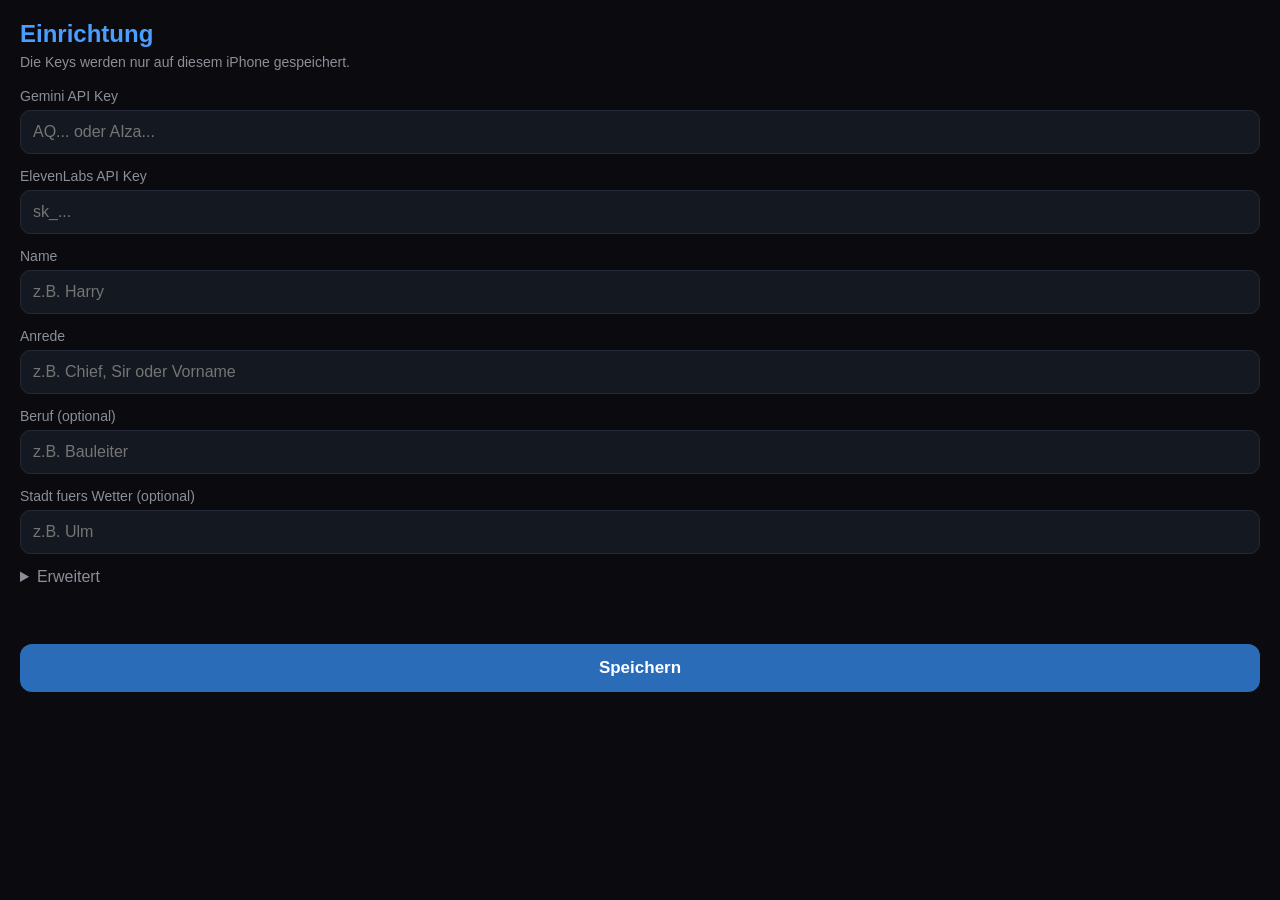
<file: index.html>
<!DOCTYPE html>
<html lang="de">
<head>
    <meta charset="UTF-8">
    <meta name="viewport" content="width=device-width, initial-scale=1, viewport-fit=cover, user-scalable=no">
    <title>Jarvis</title>
    <meta name="apple-mobile-web-app-capable" content="yes">
    <meta name="mobile-web-app-capable" content="yes">
    <meta name="apple-mobile-web-app-status-bar-style" content="black-translucent">
    <meta name="apple-mobile-web-app-title" content="Jarvis">
    <meta name="theme-color" content="#0a0a0f">
    <link rel="apple-touch-icon" href="icon-180.png">
    <link rel="icon" href="icon-192.png">
    <link rel="manifest" href="manifest.webmanifest">
    <link rel="stylesheet" href="style.css">
</head>
<body>
    <header>
        <h1>J.A.R.V.I.S.</h1>
        <button id="settings-btn" aria-label="Einstellungen">⚙</button>
    </header>

    <main id="main">
        <div id="orb-wrap">
            <div id="orb" class="idle"></div>
        </div>
        <div id="status">Tippe auf den Kreis, um Jarvis zu starten.</div>
        <div id="transcript"></div>
        <form id="text-form" autocomplete="off">
            <button id="mic-btn" type="button" class="off" aria-label="Mikrofon einschalten">
                <svg viewBox="0 0 24 24" width="22" height="22" fill="none" stroke="currentColor"
                     stroke-width="2" stroke-linecap="round" stroke-linejoin="round" aria-hidden="true">
                    <rect x="9" y="2" width="6" height="12" rx="3"></rect>
                    <path d="M5 10v1a7 7 0 0 0 14 0v-1"></path>
                    <line x1="12" y1="18" x2="12" y2="22"></line>
                    <line class="slash" x1="3" y1="3" x2="21" y2="21"></line>
                </svg>
            </button>
            <input id="text-input" type="text" placeholder="Oder hier schreiben..." enterkeyhint="send">
            <button type="submit" aria-label="Senden">➤</button>
        </form>
    </main>

    <section id="settings" hidden>
        <h2>Einrichtung</h2>
        <p class="hint">Die Keys werden nur auf diesem iPhone gespeichert.</p>
        <label>Gemini API Key
            <input id="s-gemini" type="password" autocomplete="off" placeholder="AQ... oder AIza...">
        </label>
        <label>ElevenLabs API Key
            <input id="s-eleven" type="password" autocomplete="off" placeholder="sk_...">
        </label>
        <label>Name <input id="s-name" type="text" placeholder="z.B. Harry"></label>
        <label>Anrede <input id="s-address" type="text" placeholder="z.B. Chief, Sir oder Vorname"></label>
        <label>Beruf (optional) <input id="s-role" type="text" placeholder="z.B. Bauleiter"></label>
        <label>Stadt fuers Wetter (optional) <input id="s-city" type="text" placeholder="z.B. Ulm"></label>
        <details>
            <summary>Erweitert</summary>
            <label>Gemini Modell <input id="s-model" type="text"></label>
            <label>ElevenLabs Voice ID <input id="s-voice" type="text"></label>
        </details>
        <p id="settings-error"></p>
        <button id="save-btn">Speichern</button>
    </section>

    <script src="app.js"></script>
</body>
</html>
</file>
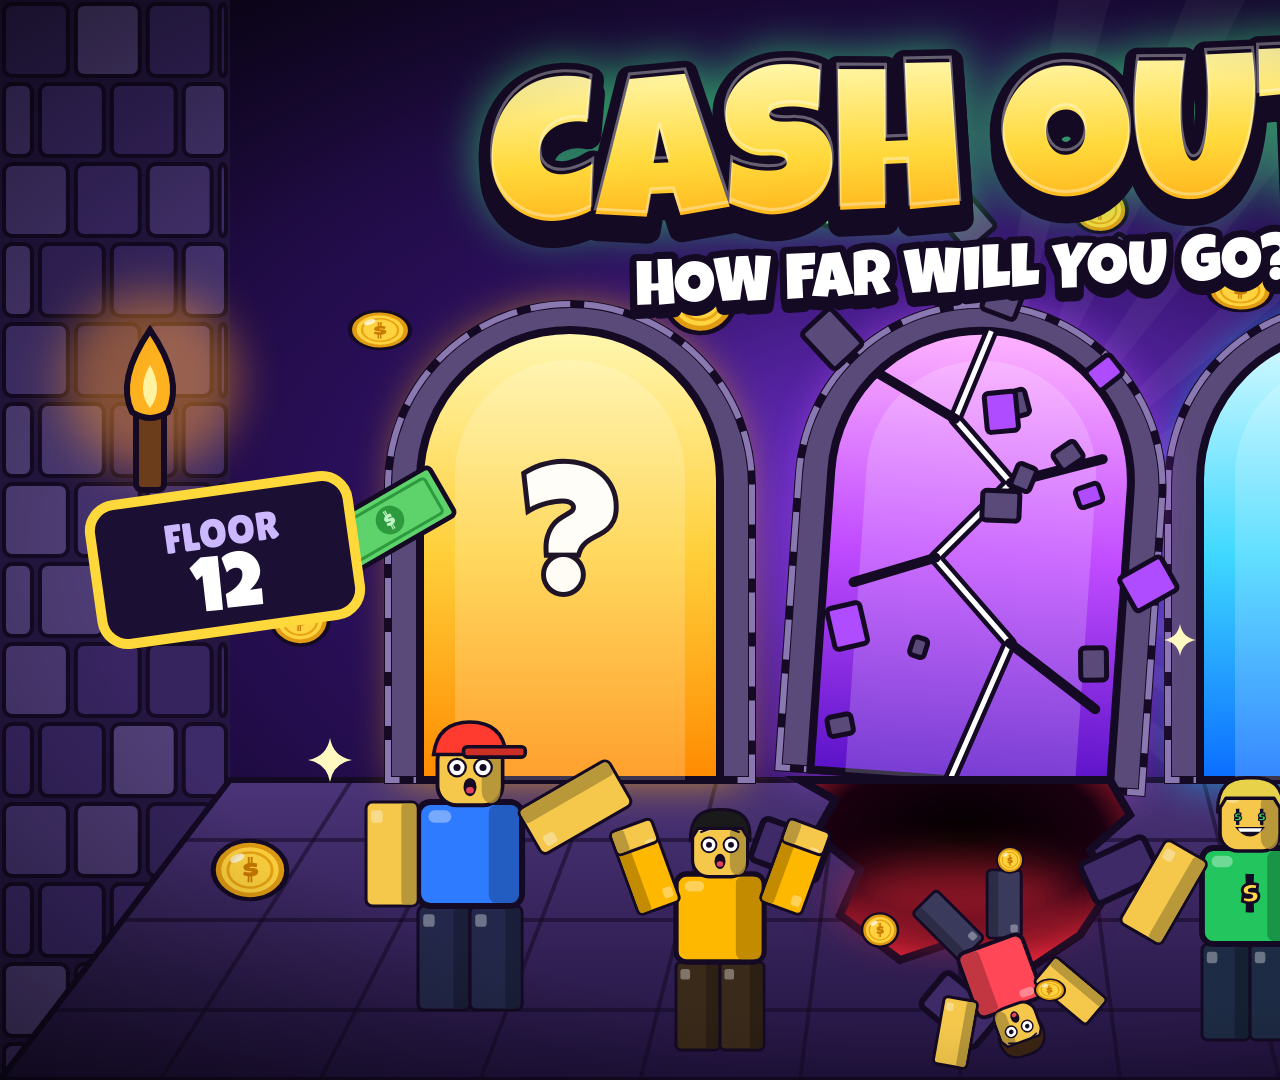
<file: thumbnails/cash-out/source/thumb_a.html>
<!doctype html>
<html><head><meta charset="utf-8">
<style>
@font-face { font-family: Luckiest; src: url(luckiest.ttf); }
@font-face { font-family: Lilita; src: url(lilita.ttf); }
html, body { margin: 0; width: 1920px; height: 1080px; overflow: hidden; background: #0a0518; }
#stage { position: relative; width: 1920px; height: 1080px; }
svg { position: absolute; inset: 0; }
.t { position: absolute; font-family: Luckiest; paint-order: stroke fill; white-space: nowrap; }
#title { left: 0; right: 0; top: 18px; text-align: center; font-size: 200px; line-height: 1;
  color: #ffd93b; -webkit-text-stroke: 22px #140a24; transform: rotate(-2.5deg);
  background: linear-gradient(#fff6a8 0%, #ffd93b 40%, #ff9d00 100%); -webkit-background-clip: text; background-clip: text; -webkit-text-fill-color: transparent;
  filter: drop-shadow(0 12px 0 #140a24) drop-shadow(0 0 40px rgba(60,255,120,.75)); }
#sub { left: 0; right: 0; top: 232px; text-align: center; font-size: 62px; color: #fff; -webkit-text-stroke: 12px #140a24;
  transform: rotate(-2.5deg); filter: drop-shadow(0 6px 0 #140a24); letter-spacing: 1px; }
</style></head>
<body><div id="stage"><svg id="s" width="1920" height="1080" viewBox="0 0 1920 1080"></svg>
</div>
<script src="common.js"></script>
<script>
const R = rng(7);
let g = `<defs>
  <radialGradient id="bg" cx="50%" cy="48%" r="70%"><stop offset="0" stop-color="#7a35e0"/><stop offset=".45" stop-color="#2a0f5a"/><stop offset="1" stop-color="#090414"/></radialGradient>
  <linearGradient id="gGold" x1="0" y1="0" x2="0" y2="1"><stop offset="0" stop-color="#fff7b0"/><stop offset=".5" stop-color="#ffcf3a"/><stop offset="1" stop-color="#ff8a00"/></linearGradient>
  <linearGradient id="gPurp" x1="0" y1="0" x2="0" y2="1"><stop offset="0" stop-color="#ffb3ff"/><stop offset=".5" stop-color="#c04bff"/><stop offset="1" stop-color="#5a12c8"/></linearGradient>
  <linearGradient id="gCyan" x1="0" y1="0" x2="0" y2="1"><stop offset="0" stop-color="#d8fbff"/><stop offset=".5" stop-color="#3fd8ff"/><stop offset="1" stop-color="#0a6cff"/></linearGradient>
  <radialGradient id="abyss" cx="50%" cy="30%" r="70%"><stop offset="0" stop-color="#000"/><stop offset=".6" stop-color="#1a0010"/><stop offset="1" stop-color="#ff2a3d"/></radialGradient>
  <linearGradient id="floor" x1="0" y1="0" x2="0" y2="1"><stop offset="0" stop-color="#4b3478"/><stop offset="1" stop-color="#20123c"/></linearGradient>
  <linearGradient id="btn" x1="0" y1="0" x2="0" y2="1"><stop offset="0" stop-color="#8dff7a"/><stop offset=".55" stop-color="#22c93c"/><stop offset="1" stop-color="#0d8a2a"/></linearGradient>
  <filter id="glow" x="-50%" y="-50%" width="200%" height="200%"><feGaussianBlur stdDeviation="22"/></filter>
  <filter id="soft" x="-50%" y="-50%" width="200%" height="200%"><feGaussianBlur stdDeviation="6"/></filter>
</defs>
<rect width="1920" height="1080" fill="url(#bg)"/>`;

// Light rays from the gates
for (let i = 0; i < 14; i++) {
  const a = -80 + i * 12;
  g += `<path d="M960,560 L${960 + Math.cos(a * Math.PI / 180) * 1800},${560 + Math.sin(a * Math.PI / 180) * 1800} L${960 + Math.cos((a + 5) * Math.PI / 180) * 1800},${560 + Math.sin((a + 5) * Math.PI / 180) * 1800}Z" fill="#fff" opacity="0.045"/>`;
}

// Tower walls (stone bricks) left and right
function wall(x0, x1, flip) {
  let s = `<path d="M${x0},0 L${x1},0 L${x1},780 L${x0},1080 Z" fill="#241640"/>`;
  for (let row = 0; row < 14; row++) {
    const y = row * 80;
    for (let c = 0; c < 4; c++) {
      const w = (x1 - x0) / 3.2;
      const bx = x0 + (c - (row % 2) * 0.5) * w;
      if (bx > x1 || bx + w < x0) continue;
      s += `<rect x="${Math.max(x0, bx) + 4}" y="${y + 4}" width="${Math.min(x1, bx + w) - Math.max(x0, bx) - 8}" height="72" rx="8" fill="${shade('#3a2766', (R() - 0.5) * 0.25)}" stroke="#140a24" stroke-width="4"/>`;
    }
  }
  return s;
}
g += `<g>${wall(0, 230)}</g><g transform="translate(1920 0) scale(-1 1)">${wall(0, 230)}</g>`;
// Torches on walls
[[150, 420], [1770, 420]].forEach(([x, y]) => {
  g += `<circle cx="${x}" cy="${y - 40}" r="90" fill="#ff9a2a" opacity=".45" filter="url(#glow)"/>
  <rect x="${x - 14}" y="${y - 10}" width="28" height="80" rx="6" fill="#6b3d1a" stroke="${OUT}" stroke-width="6"/>
  <path d="M${x},${y - 90} Q${x + 34},${y - 40} ${x + 18},${y - 8} Q${x},${y + 4} ${x - 18},${y - 8} Q${x - 34},${y - 40} ${x},${y - 90}Z" fill="#ffb21f" stroke="${OUT}" stroke-width="6"/>
  <path d="M${x},${y - 55} Q${x + 14},${y - 30} ${x},${y - 12} Q${x - 14},${y - 30} ${x},${y - 55}Z" fill="#fff3a0"/>`;
});

// Floor
g += `<path d="M0,1080 L230,780 L1690,780 L1920,1080Z" fill="url(#floor)" stroke="${OUT}" stroke-width="6"/>`;
for (let i = 0; i <= 12; i++) { const xt = 230 + i * 1460 / 12, xb = i * 1920 / 12; g += `<line x1="${xt}" y1="780" x2="${xb}" y2="1080" stroke="#140a24" stroke-width="4" opacity=".55"/>`; }
[840, 920, 1010].forEach(y => { const k = (y - 780) / 300; g += `<line x1="${230 - 230 * k}" y1="${y}" x2="${1690 + 230 * k}" y2="${y}" stroke="#140a24" stroke-width="4" opacity=".55"/>`; });

// Gates
function archPath(cx, top, w, h) {
  const r = w / 2;
  return `M${cx - r},${top + h} L${cx - r},${top + r} A${r},${r} 0 0 1 ${cx + r},${top + r} L${cx + r},${top + h} Z`;
}
function gate(cx, grad, glowCol, label) {
  const top = 330, w = 300, h = 450;
  return `<path d="${archPath(cx, top, w + 40, h + 20)}" transform="translate(0 -20)" fill="${glowCol}" opacity=".7" filter="url(#glow)"/>
  <path d="${archPath(cx, top - 26, w + 64, h + 26)}" fill="#5a4a7a" stroke="${OUT}" stroke-width="8"/>
  <path d="${archPath(cx, top - 26, w + 64, h + 26)}" fill="none" stroke="#8a78b0" stroke-width="6" stroke-dasharray="40 14" transform="scale(1)"/>
  <path d="${archPath(cx, top, w, h)}" fill="url(#${grad})" stroke="${OUT}" stroke-width="8"/>
  <path d="${archPath(cx, top + 30, w - 70, h - 30)}" fill="#fff" opacity=".18"/>
  <text x="${cx}" y="${top + 255}" font-family="Luckiest" font-size="170" text-anchor="middle" fill="#fff" stroke="${OUT}" stroke-width="10" paint-order="stroke" opacity=".95">${label}</text>`;
}
g += gate(570, 'gGold', '#ffb400', '?');
g += gate(1350, 'gCyan', '#00c8ff', '?');

// Middle gate: breaking apart
const mg = gate(960, 'gPurp', '#c050ff', '');
g += `<g transform="rotate(4 960 780)">${mg}
  <path d="M960,330 L930,420 L990,480 L920,560 L1000,640 L950,780" fill="none" stroke="${OUT}" stroke-width="14" stroke-linejoin="round"/>
  <path d="M960,330 L930,420 L990,480 L920,560 L1000,640 L950,780" fill="none" stroke="#fff" stroke-width="5" stroke-linejoin="round"/>
  <path d="M990,480 L1080,450 M920,560 L840,590 M1000,640 L1090,700 M930,420 L850,380" fill="none" stroke="${OUT}" stroke-width="10" stroke-linecap="round"/>
</g>`;
// Flying chunks from the middle gate
for (let i = 0; i < 16; i++) {
  const x = 820 + R() * 300, y = 250 + R() * 520, s = 18 + R() * 34, rot = R() * 360;
  g += `<rect x="${x}" y="${y}" width="${s}" height="${s * 0.8}" rx="4" fill="${R() > .5 ? '#5a4a7a' : '#b04cff'}" stroke="${OUT}" stroke-width="5" transform="rotate(${rot} ${x} ${y})"/>`;
}

// Abyss hole in the floor under the middle gate
g += `<path d="M800,780 L835,800 L815,835 L860,870 L840,915 L900,960 L960,940 L1020,975 L1080,935 L1110,890 L1090,850 L1130,815 L1110,780 Z" fill="url(#abyss)" stroke="${OUT}" stroke-width="8"/>`;
g += `<ellipse cx="960" cy="900" rx="120" ry="40" fill="#ff2a3d" opacity=".5" filter="url(#glow)"/>`;
// Falling floor tiles
[[790, 850, 20], [1120, 870, -25], [960, 1010, 40]].forEach(([x, y, r]) => g += `<rect x="${x - 35}" y="${y - 22}" width="70" height="44" rx="6" fill="#3e2a66" stroke="${OUT}" stroke-width="6" transform="rotate(${r} ${x} ${y})"/>`);

// Falling avatar (in the hole)
g += avatar(965, 880, 34, { shirt: '#ff4757', pants: '#3a3a5c', face: 'shock', la: 150, ra: -150, ll: 20, rl: -25, rot: 160, hair: '#3b2414' });
g += coin(880, 930, 18, 0.6) + coin(1050, 990, 15, 1.2) + coin(1010, 860, 13, 0.2);

// Standing avatars reacting
g += avatar(470, 1010, 52, { shirt: '#2f7bff', pants: '#23284a', face: 'shock', la: 0, ra: -120, cap: '#ff3b30' });
g += avatar(720, 1050, 44, { shirt: '#ffb800', pants: '#3a2a1a', face: 'shock', la: 160, ra: -160, hair: '#1a1a1a', sleeve: '#ffb800' });
g += avatar(1250, 1040, 48, { shirt: '#22c55e', pants: '#1d2b44', face: 'greedy', la: 30, ra: -20, hair: '#e8d24a', logo: '$' });

// Flying money
[[300, 620, 0.8], [1650, 640, 2.1], [380, 330, 1.4], [1560, 330, 0.3], [700, 300, 2.6], [1240, 290, 1.8], [1100, 210, .9], [250, 870, 1]].forEach(([x, y, r]) => g += coin(x, y, 26 + R() * 14, r));
[[1520, 530, 25], [390, 520, -30], [800, 190, 15], [1600, 860, -10]].forEach(([x, y, r]) => g += bill(x, y, 120, r));

// Multiplier sticker (top right)
g += `<g transform="translate(1690 560) rotate(10)">
  <circle r="150" fill="#ffd400" opacity=".5" filter="url(#glow)"/>
  <path d="${Array.from({ length: 32 }, (_, i) => { const a = i * Math.PI / 16, r = i % 2 ? 118 : 148; return (i ? 'L' : 'M') + Math.cos(a) * r + ',' + Math.sin(a) * r; }).join(' ')}Z" fill="#ff3b5c" stroke="${OUT}" stroke-width="10" stroke-linejoin="round"/>
  <circle r="104" fill="#ffe34d" stroke="${OUT}" stroke-width="8"/>
  <text y="22" font-family="Luckiest" font-size="100" text-anchor="middle" fill="#ff3b5c" stroke="${OUT}" stroke-width="10" paint-order="stroke">x25</text>
  <text y="62" font-family="Lilita" font-size="25" text-anchor="middle" fill="${OUT}">MULTIPLIER</text>
</g>`;

// Floor badge (top left)
g += `<g transform="translate(225 560) rotate(-8)">
  <rect x="-130" y="-70" width="260" height="140" rx="26" fill="#1b0f33" stroke="#ffd93b" stroke-width="10"/>
  <text y="-14" font-family="Lilita" font-size="40" text-anchor="middle" fill="#cbb8ff">FLOOR</text>
  <text y="50" font-family="Luckiest" font-size="78" text-anchor="middle" fill="#fff">12</text>
</g>`;

// Big CASH OUT button (bottom right)
g += `<g transform="translate(1640 935) rotate(-6)">
  <ellipse cx="0" cy="34" rx="250" ry="70" fill="#000" opacity=".45" filter="url(#soft)"/>
  <circle r="160" fill="#3cff6a" opacity=".45" filter="url(#glow)"/>
  <rect x="-240" y="-62" width="480" height="150" rx="40" fill="#0a6a22" stroke="${OUT}" stroke-width="10"/>
  <rect x="-240" y="-92" width="480" height="150" rx="40" fill="url(#btn)" stroke="${OUT}" stroke-width="10"/>
  <rect x="-205" y="-78" width="410" height="40" rx="20" fill="#fff" opacity=".35"/>
  <text y="20" font-family="Luckiest" font-size="84" text-anchor="middle" fill="#fff" stroke="${OUT}" stroke-width="12" paint-order="stroke" x="-14">CASH OUT</text>
</g>`;

// Sparkles
[[330, 760, 22], [1460, 230, 26], [1840, 400, 20], [640, 210, 18], [1180, 640, 16], [1550, 770, 24]].forEach(([x, y, r]) => g += sparkle(x, y, r, '#fff8c0'));

// Title + subtitle as SVG text so the outline renders cleanly
g += `<linearGradient id="tg" x1="0" y1="0" x2="0" y2="1"><stop offset="0" stop-color="#fff6a8"/><stop offset=".45" stop-color="#ffd93b"/><stop offset="1" stop-color="#ff9500"/></linearGradient>
<g transform="rotate(-2.5 960 160)" font-family="Luckiest" text-anchor="middle">
  <text x="960" y="205" font-size="205" fill="#38ff7a" stroke="#38ff7a" stroke-width="30" opacity=".55" filter="url(#glow)">CASH OUT!</text>
  <text x="960" y="219" font-size="205" fill="${OUT}" stroke="${OUT}" stroke-width="26" stroke-linejoin="round">CASH OUT!</text>
  <text x="960" y="205" font-size="205" fill="url(#tg)" stroke="${OUT}" stroke-width="26" stroke-linejoin="round" paint-order="stroke">CASH OUT!</text>
  <text x="960" y="200" font-size="205" fill="none" stroke="#fff" stroke-width="3" opacity=".35">CASH OUT!</text>
  <text x="960" y="298" font-size="64" fill="${OUT}" stroke="${OUT}" stroke-width="14" stroke-linejoin="round">HOW FAR WILL YOU GO?</text>
  <text x="960" y="291" font-size="64" fill="#fff" stroke="${OUT}" stroke-width="14" stroke-linejoin="round" paint-order="stroke">HOW FAR WILL YOU GO?</text>
</g>`;

// Vignette
g += `<radialGradient id="vig" cx="50%" cy="50%" r="75%"><stop offset=".6" stop-color="#000" stop-opacity="0"/><stop offset="1" stop-color="#000" stop-opacity=".6"/></radialGradient><rect width="1920" height="1080" fill="url(#vig)" pointer-events="none"/>`;

document.getElementById('s').innerHTML = g;
</script></body></html>
</file>
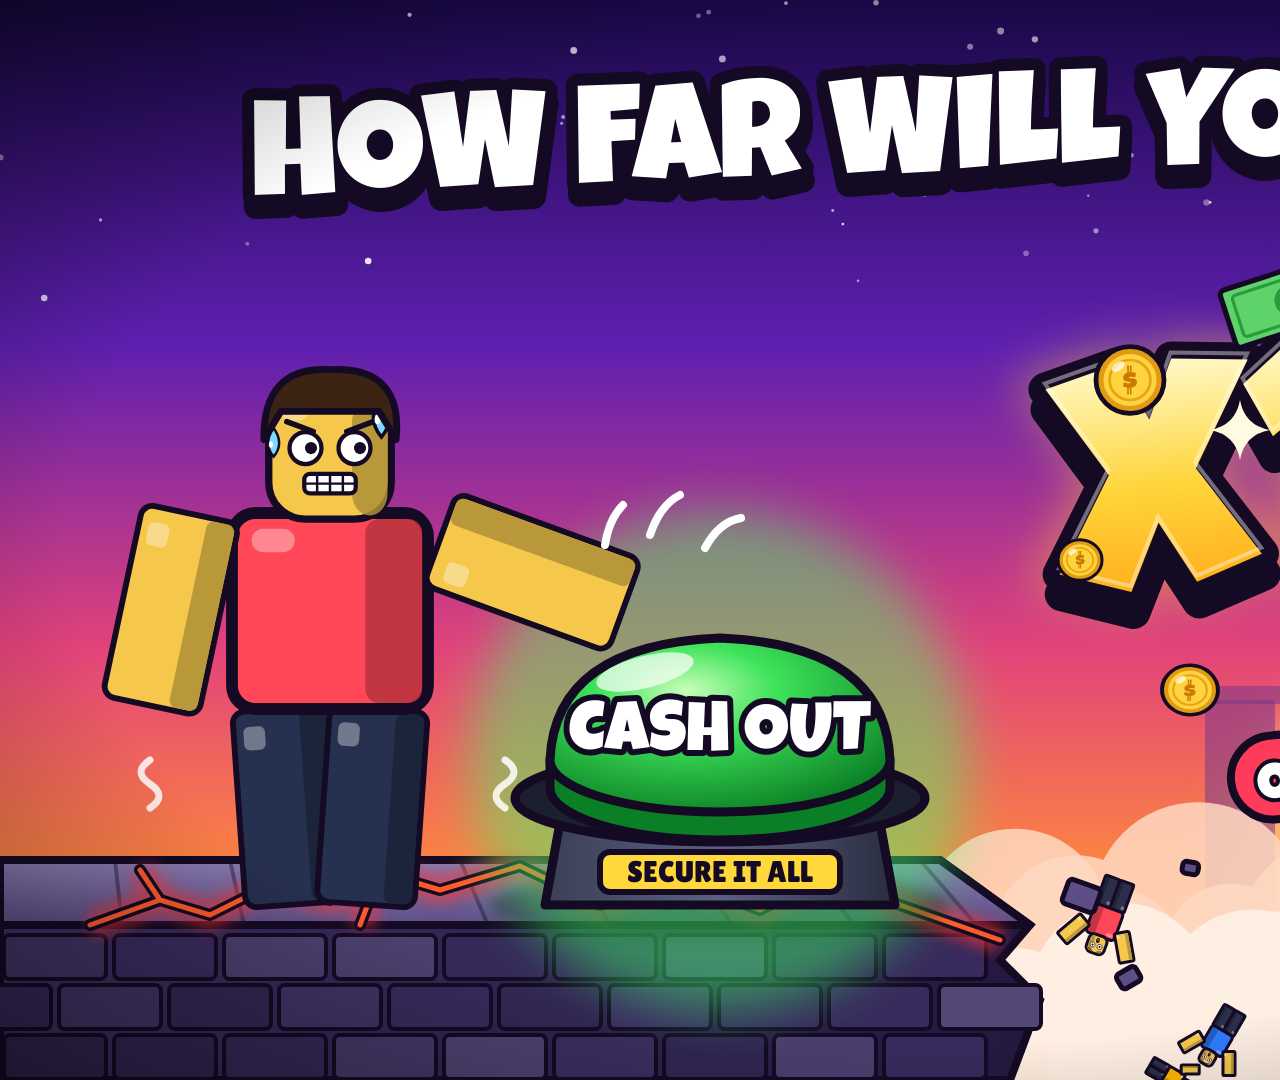
<file: thumbnails/cash-out/source/thumb_b.html>
<!doctype html>
<html><head><meta charset="utf-8">
<style>
@font-face { font-family: Luckiest; src: url(luckiest.ttf); }
@font-face { font-family: Lilita; src: url(lilita.ttf); }
html, body { margin: 0; width: 1920px; height: 1080px; overflow: hidden; background: #1d0b4a; }
svg { position: absolute; inset: 0; }
</style></head>
<body><svg id="s" width="1920" height="1080" viewBox="0 0 1920 1080"></svg>
<script src="common.js"></script>
<script>
const R = rng(42);
let g = `<defs>
  <linearGradient id="sky" x1="0" y1="0" x2="0" y2="1">
    <stop offset="0" stop-color="#1a0848"/><stop offset=".32" stop-color="#5e1fb0"/><stop offset=".6" stop-color="#e2437a"/><stop offset=".82" stop-color="#ff8a3d"/><stop offset="1" stop-color="#ffc56b"/></linearGradient>
  <linearGradient id="gold" x1="0" y1="0" x2="0" y2="1"><stop offset="0" stop-color="#fffbd0"/><stop offset=".4" stop-color="#ffd53b"/><stop offset="1" stop-color="#ff8c00"/></linearGradient>
  <radialGradient id="dome" cx="40%" cy="30%" r="75%"><stop offset="0" stop-color="#c8ffb8"/><stop offset=".35" stop-color="#3ee35a"/><stop offset="1" stop-color="#0b7f25"/></radialGradient>
  <linearGradient id="stoneTop" x1="0" y1="0" x2="0" y2="1"><stop offset="0" stop-color="#8a7bb0"/><stop offset="1" stop-color="#5d4e86"/></linearGradient>
  <linearGradient id="stoneSide" x1="0" y1="0" x2="1" y2="0"><stop offset="0" stop-color="#3d2f63"/><stop offset="1" stop-color="#241840"/></linearGradient>
  <linearGradient id="ped" x1="0" y1="0" x2="1" y2="0"><stop offset="0" stop-color="#3b3f55"/><stop offset=".5" stop-color="#5a6080"/><stop offset="1" stop-color="#2a2d40"/></linearGradient>
  <filter id="glow" x="-50%" y="-50%" width="200%" height="200%"><feGaussianBlur stdDeviation="24"/></filter>
  <filter id="soft" x="-50%" y="-50%" width="200%" height="200%"><feGaussianBlur stdDeviation="7"/></filter>
</defs>
<rect width="1920" height="1080" fill="url(#sky)"/>`;

// Stars in the upper sky
for (let i = 0; i < 60; i++) g += `<circle cx="${R() * 1920}" cy="${R() * 300}" r="${1 + R() * 2.5}" fill="#fff" opacity="${0.3 + R() * 0.6}"/>`;

// Sun low on the horizon
g += `<circle cx="1480" cy="900" r="260" fill="#ffe08a" opacity=".55" filter="url(#glow)"/><circle cx="1480" cy="900" r="150" fill="#fff1b8"/>`;

// Distant tower silhouettes poking out of the clouds
[[1240, 700, 70], [1760, 640, 90], [1600, 780, 50]].forEach(([x, y, w]) => {
  g += `<rect x="${x - w / 2}" y="${y}" width="${w}" height="${1080 - y}" fill="#7a3a8a" opacity=".55"/><rect x="${x - w / 2 - 10}" y="${y - 14}" width="${w + 20}" height="18" fill="#7a3a8a" opacity=".55"/>`;
});

// Cloud sea far below
function cloud(x, y, s, col, op) {
  return `<g opacity="${op}" fill="${col}"><ellipse cx="${x}" cy="${y}" rx="${160 * s}" ry="${50 * s}"/><circle cx="${x - 70 * s}" cy="${y - 25 * s}" r="${55 * s}"/><circle cx="${x + 10 * s}" cy="${y - 45 * s}" r="${70 * s}"/><circle cx="${x + 85 * s}" cy="${y - 20 * s}" r="${50 * s}"/></g>`;
}
for (let i = 0; i < 9; i++) g += cloud(1000 + i * 130 + R() * 60, 960 + R() * 50, 0.9 + R() * 0.7, '#ffd9c2', 0.85);
for (let i = 0; i < 7; i++) g += cloud(1050 + i * 150 + R() * 60, 1040 + R() * 30, 1.1 + R() * 0.6, '#fff0e4', 0.95);

// Tiny avatars falling into the clouds
[[1120, 880, 15, 200], [1235, 1010, 12, -150], [1150, 1065, 9, 120]].forEach(([x, y, u, r]) =>
  g += avatar(x, y, u, { shirt: ['#ff4757', '#2f7bff', '#ffb800'][Math.floor(R() * 3)], face: 'shock', la: 150, ra: -150, rot: r }));
// Falling chunks from the ledge
[[1080, 900, 34, 20], [1130, 980, 22, -30], [1010, 1030, 28, 50], [1190, 870, 16, 10]].forEach(([x, y, s, r]) =>
  g += `<rect x="${x - s / 2}" y="${y - s / 2}" width="${s}" height="${s * 0.75}" rx="4" fill="#5d4e86" stroke="${OUT}" stroke-width="5" transform="rotate(${r} ${x} ${y})"/>`);

// The ledge / tower top the hero stands on
g += `<path d="M0,1080 L0,860 L940,860 L1030,925 L1000,960 L1040,1000 L1010,1080 Z" fill="url(#stoneSide)" stroke="${OUT}" stroke-width="8"/>`;
g += `<path d="M0,860 L940,860 L1030,925 L0,925 Z" fill="url(#stoneTop)" stroke="${OUT}" stroke-width="8" stroke-linejoin="round"/>`;
for (let i = 1; i < 9; i++) g += `<line x1="${i * 115}" y1="860" x2="${i * 122}" y2="925" stroke="${OUT}" stroke-width="4" opacity=".4"/>`;
for (let row = 0; row < 3; row++) for (let c = 0; c < 10; c++) {
  const x = c * 110 - (row % 2) * 55, y = 935 + row * 50;
  if (x > 960) continue;
  g += `<rect x="${x + 4}" y="${y}" width="102" height="44" rx="6" fill="${shade('#3a2c60', (R() - 0.5) * 0.3)}" stroke="${OUT}" stroke-width="4"/>`;
}
// Glowing red cracks under the hero's feet
const crack = `M90,925 L160,900 L210,915 L270,885 L330,900 L380,872 L440,890 L520,866 M270,885 L290,862 M380,872 L360,925 M160,900 L140,870 M520,866 L600,905 L680,880 L760,910 L830,875 L900,905 L1000,940`;
g += `<path d="${crack}" fill="none" stroke="#ff3030" stroke-width="26" opacity=".6" filter="url(#soft)"/>
<path d="${crack}" fill="none" stroke="${OUT}" stroke-width="12" stroke-linejoin="round" stroke-linecap="round"/>
<path d="${crack}" fill="none" stroke="#ff5a2a" stroke-width="5" stroke-linejoin="round" stroke-linecap="round"/>`;

// The CASH OUT arcade button on a pedestal
const bx = 720, d = 60;
g += `<ellipse cx="${bx}" cy="905" rx="230" ry="34" fill="#000" opacity=".35" filter="url(#soft)"/>
<circle cx="${bx}" cy="${700 + d}" r="250" fill="#3cff6a" opacity=".45" filter="url(#glow)"/>
<path d="M${bx - 175},905 L${bx - 155},${735 + d} L${bx + 155},${735 + d} L${bx + 175},905 Z" fill="url(#ped)" stroke="${OUT}" stroke-width="9" stroke-linejoin="round"/>
<rect x="${bx - 120}" y="852" width="240" height="40" rx="10" fill="#ffd93b" stroke="${OUT}" stroke-width="6"/>
<text x="${bx}" y="882" font-family="Lilita" font-size="30" text-anchor="middle" fill="${OUT}">SECURE IT ALL</text>
<ellipse cx="${bx}" cy="${738 + d}" rx="205" ry="44" fill="#1c1f2e" stroke="${OUT}" stroke-width="9"/>
<path d="M${bx - 170},${728 + d} L${bx - 170},${700 + d} A170,52 0 0 1 ${bx + 170},${700 + d} L${bx + 170},${728 + d} A170,52 0 0 1 ${bx - 170},${728 + d}Z" fill="#0b7f25" stroke="${OUT}" stroke-width="9"/>
<path d="M${bx - 170},${700 + d} Q${bx - 165},${585 + d} ${bx},${578 + d} Q${bx + 165},${585 + d} ${bx + 170},${700 + d} A170,52 0 0 1 ${bx - 170},${700 + d}Z" fill="url(#dome)" stroke="${OUT}" stroke-width="9"/>
<ellipse cx="${bx - 75}" cy="${612 + d}" rx="50" ry="16" fill="#fff" opacity=".7" transform="rotate(-14 ${bx - 75} ${612 + d})"/>
<text x="${bx}" y="${690 + d}" font-family="Luckiest" font-size="70" text-anchor="middle" fill="#fff" stroke="${OUT}" stroke-width="12" stroke-linejoin="round" paint-order="stroke">CASH OUT</text>`;

// Hero: nervous avatar reaching for the button
g += `<g>
  ${[[150, 760], [505, 760]].map(([x, y], i) => `<path d="M${x},${y} q${i % 2 ? 18 : -18},12 0,24 q${i % 2 ? -18 : 18},12 0,24" fill="none" stroke="#fff" stroke-width="7" stroke-linecap="round" opacity=".85"/>`).join('')}
</g>`;
g += avatar(330, 905, 98, { shirt: '#ff4757', pants: '#26304f', face: 'nervous', la: 12, ra: -70, ll: -4, rl: 4, hair: '#3b2414', logo: '' });
// Motion lines above the hovering hand
g += `<path d="M650,535 q10,-30 30,-40 M705,548 q14,-26 36,-30 M605,545 q4,-26 18,-40" fill="none" stroke="#fff" stroke-width="8" stroke-linecap="round"/>`;

// Giant multiplier
g += `<g transform="translate(1440 560) rotate(-6)" font-family="Luckiest" text-anchor="middle">
  <text y="0" font-size="330" fill="#ffd53b" stroke="#ffd53b" stroke-width="40" opacity=".45" filter="url(#glow)">x100</text>
  <text y="20" font-size="330" fill="${OUT}" stroke="${OUT}" stroke-width="34" stroke-linejoin="round">x100</text>
  <text y="0" font-size="330" fill="url(#gold)" stroke="${OUT}" stroke-width="34" stroke-linejoin="round" paint-order="stroke">x100</text>
  <text y="-6" font-size="330" fill="none" stroke="#fff" stroke-width="4" opacity=".4">x100</text>
</g>`;
// Coins and cash bursting around the multiplier
[[1130, 380, 34, .3], [1790, 330, 30, 1.9], [1820, 640, 38, .8], [1190, 690, 28, 2.4], [1640, 260, 24, 1.1], [1080, 560, 22, .6], [1500, 700, 30, 1.6], [1880, 470, 22, 2.9]].forEach(([x, y, r, a]) => g += coin(x, y, r, a));
[[1290, 300, 130, -18], [1700, 720, 140, 22]].forEach(([x, y, w, r]) => g += bill(x, y, w, r));
[[1240, 430, 30], [1700, 410, 26], [1860, 560, 22], [1350, 690, 20], [1560, 300, 18]].forEach(([x, y, r]) => g += sparkle(x, y, r, '#fffbe0'));

// Headline
g += `<g transform="rotate(-2 960 140)" font-family="Luckiest" text-anchor="middle">
  <text x="960" y="182" font-size="138" fill="${OUT}" stroke="${OUT}" stroke-width="24" stroke-linejoin="round">HOW FAR WILL YOU GO?</text>
  <text x="960" y="170" font-size="138" fill="#fff" stroke="${OUT}" stroke-width="24" stroke-linejoin="round" paint-order="stroke">HOW FAR WILL YOU GO?</text>
</g>
<g transform="translate(1440 760) rotate(-6)">
  <rect x="-210" y="-42" width="420" height="84" rx="42" fill="#ff3b5c" stroke="${OUT}" stroke-width="8"/>
  <text y="22" font-family="Luckiest" font-size="56" text-anchor="middle" fill="#fff" stroke="${OUT}" stroke-width="8" paint-order="stroke">OR LOSE IT ALL!</text>
</g>`;

// Vignette
g += `<radialGradient id="vig" cx="50%" cy="50%" r="75%"><stop offset=".62" stop-color="#000" stop-opacity="0"/><stop offset="1" stop-color="#000" stop-opacity=".5"/></radialGradient><rect width="1920" height="1080" fill="url(#vig)"/>`;

document.getElementById('s').innerHTML = g;
</script></body></html>
</file>
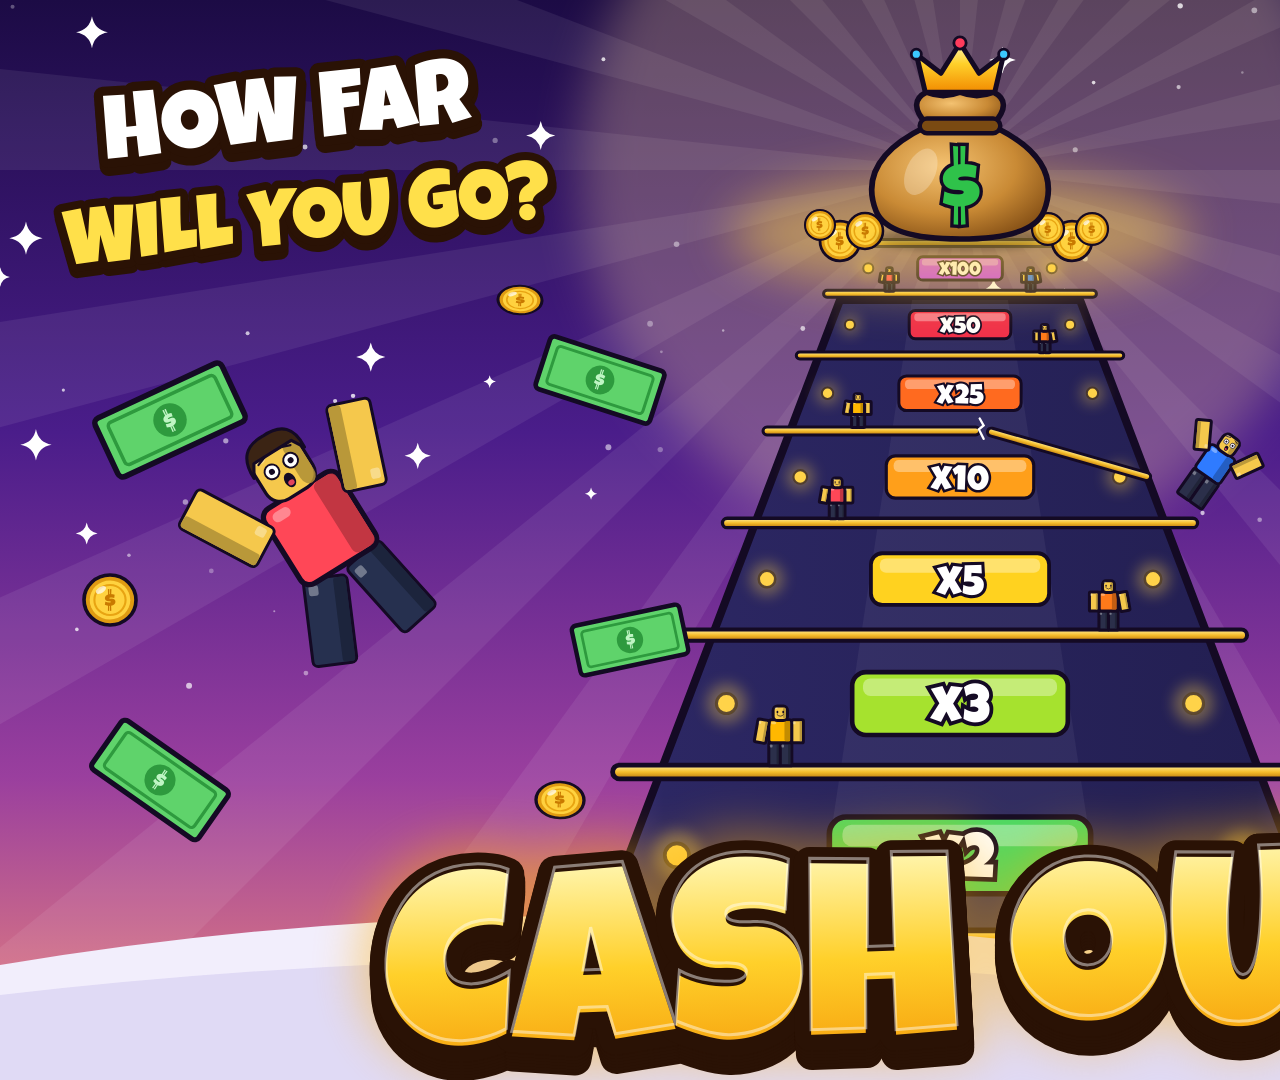
<file: thumbnails/cash-out/source/thumb_c.html>
<!doctype html>
<html><head><meta charset="utf-8">
<style>
@font-face { font-family: Luckiest; src: url(luckiest.ttf); }
@font-face { font-family: Lilita; src: url(lilita.ttf); }
html, body { margin: 0; width: 1920px; height: 1080px; overflow: hidden; background: #1c0b45; }
svg { position: absolute; inset: 0; }
</style></head>
<body><svg id="s" width="1920" height="1080" viewBox="0 0 1920 1080"></svg>
<script src="common.js"></script>
<script src="style.js"></script>
<script>
const R = rng(11);
let g = `<defs>${DEFS}</defs>` + skyBurst(960, 170, R);

// Tower with every multiplier floor
const T = tower({ cx: 960, baseY: 1010, topY: 300, baseW: 780, topW: 240, mults: MULTS, R, breakLedge: 4 });
g += T.svg;

// Players standing on the floors
const shirts = ['#ff4757', '#2f7bff', '#ffb800', '#22c55e', '#a855f7', '#ff7a1a'];
T.floors.forEach((f, i) => {
  const u = 15 * f.k;
  [-0.3, 0.3].forEach((dx, j) => {
    if (i === 3 && j === 1) return; // that spot is the broken ledge
    if ((i + j) % 3 === 2) return;
    g += avatar(960 + dx * f.wb, f.yb - 8 * f.k, u, { shirt: shirts[(i * 2 + j) % 6], face: 'smile', la: j ? 0 : 10, ra: j ? -10 : 0 });
  });
});
// Player slipping off the broken ledge
const bf = T.floors[3];
g += avatar(960 + bf.wb * 0.56, bf.yt + 70, 15, { shirt: '#2f7bff', face: 'shock', la: 150, ra: -150, rot: 35 });

// Money bag + coins on top
const topY = T.ys[T.ys.length - 1];
g += `<ellipse cx="960" cy="${topY - 10}" rx="230" ry="60" fill="#ffd34a" opacity=".5" filter="url(#glow)"/>`;
[[-120, -2, 20], [-95, -12, 18], [112, -2, 20], [132, -14, 16], [-140, -18, 15], [88, -14, 16]].forEach(([dx, dy, r]) => g += coin(960 + dx, topY + dy, r, 0.15));
g += moneyBag(960, topY - 4, 0.56);

// Big player falling off on the left, with flying cash
g += avatar(390, 640, 44, { shirt: '#ff4757', pants: '#26304f', face: 'shock', la: 150, ra: -160, ll: 25, rl: -10, rot: -32, hair: '#3b2414' });
[[170, 420, 140, -25], [600, 380, 120, 18], [160, 780, 130, 35], [630, 640, 110, -12]].forEach(([x, y, w, r]) => g += bill(x, y, w, r));
[[110, 600, 26, .4], [520, 300, 22, 1.8], [560, 800, 24, 1.1]].forEach(([x, y, r, a]) => g += coin(x, y, r, a));

// Red button + excited player slamming it
g += `<circle cx="1560" cy="700" r="230" fill="#ff3b3b" opacity=".35" filter="url(#glow)"/>`;
g += redButton(1560, 760, 0.95);
g += avatar(1790, 950, 44, { shirt: '#22c55e', pants: '#1d2b44', face: 'excited', la: 125, ra: 8, cap: '#ffb800' });
g += `<path d="M1450,560 l-30,-40 M1520,535 l-8,-50 M1600,535 l10,-50 M1670,560 l30,-40" stroke="#fff" stroke-width="10" stroke-linecap="round"/>`;

// Snowy foreground + title
g += snowHill(925);
g += goldTitle('CASH OUT!', 960, 1030, 250, -2);
g += whiteText('HOW FAR', 290, 140, 92, -6) + whiteText('WILL YOU GO?', 310, 240, 80, -6, '#ffe04a');

// Player count badge
g += `<g transform="translate(1690 150) rotate(6)">
  <rect x="-170" y="-58" width="340" height="116" rx="58" fill="#ff3b5c" stroke="${BROWN}" stroke-width="10"/>
  <text y="22" font-family="Luckiest" font-size="62" text-anchor="middle" fill="#fff" stroke="${BROWN}" stroke-width="10" paint-order="stroke">24 PLAYERS</text></g>`;

document.getElementById('s').innerHTML = g;
</script></body></html>
</file>
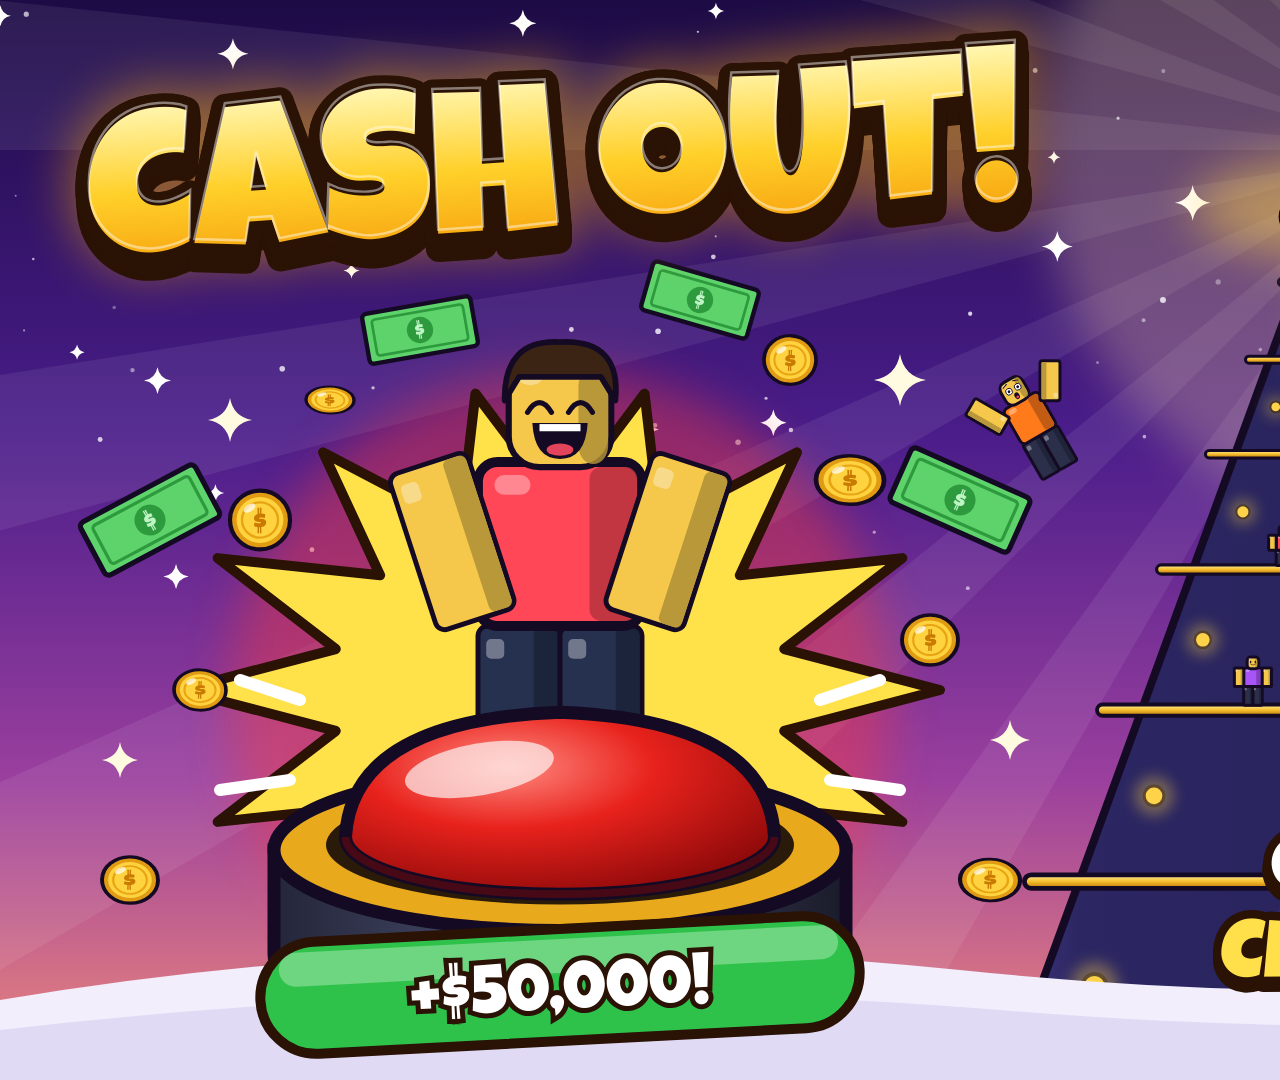
<file: thumbnails/cash-out/source/thumb_d.html>
<!doctype html>
<html><head><meta charset="utf-8">
<style>
@font-face { font-family: Luckiest; src: url(luckiest.ttf); }
@font-face { font-family: Lilita; src: url(lilita.ttf); }
html, body { margin: 0; width: 1920px; height: 1080px; overflow: hidden; background: #1c0b45; }
svg { position: absolute; inset: 0; }
</style></head>
<body><svg id="s" width="1920" height="1080" viewBox="0 0 1920 1080"></svg>
<script src="common.js"></script>
<script src="style.js"></script>
<script>
const R = rng(23);
let g = `<defs>${DEFS}</defs>` + skyBurst(1420, 150, R);

// Tower on the right, current floor (x50) lit up, top ledge cracking
const T = tower({ cx: 1420, baseY: 1180, topY: 290, baseW: 900, topW: 250, mults: MULTS, R, highlight: 5, breakLedge: 6 });
g += T.svg;
const shirts = ['#ff4757', '#2f7bff', '#ffb800', '#22c55e', '#a855f7', '#ff7a1a'];
T.floors.forEach((f, i) => {
  if (f.yb > 1080) return;
  const u = 15 * f.k;
  [-0.3, 0.3].forEach((dx, j) => {
    if ((i + j) % 3 === 1) return;
    g += avatar(1420 + dx * f.wb, f.yb - 8 * f.k, u, { shirt: shirts[(i * 2 + j) % 6], face: i >= 5 ? 'shock' : 'smile' });
  });
});
// Money bag on top
const topY = T.ys[T.ys.length - 1];
g += `<ellipse cx="1420" cy="${topY - 10}" rx="230" ry="60" fill="#ffd34a" opacity=".5" filter="url(#glow)"/>`;
[[-120, -2, 20], [-95, -12, 18], [112, -2, 20], [132, -14, 16], [88, -14, 16]].forEach(([dx, dy, r]) => g += coin(1420 + dx, topY + dy, r, 0.15));
g += moneyBag(1420, topY - 4, 0.56);

// Players falling off the tower
g += avatar(1790, 420, 22, { shirt: '#a855f7', face: 'shock', la: 150, ra: -150, rot: 40 });
g += avatar(1860, 700, 18, { shirt: '#2f7bff', face: 'shock', la: 140, ra: -160, rot: -150 });
g += avatar(1060, 470, 20, { shirt: '#ff7a1a', face: 'shock', la: 150, ra: -150, rot: -30 });

// Hero slamming the CASH OUT button
g += `<circle cx="560" cy="700" r="330" fill="#ff3b3b" opacity=".4" filter="url(#glow)"/>`;
// Burst behind the button
g += `<path d="${Array.from({ length: 28 }, (_, i) => { const a = i * Math.PI / 14, r = i % 2 ? 230 : 380; return (i ? 'L' : 'M') + (560 + Math.cos(a) * r) + ',' + (690 + Math.sin(a) * r * 0.8); }).join(' ')}Z" fill="#ffe14a" stroke="${BROWN}" stroke-width="10" stroke-linejoin="round"/>`;
g += avatar(560, 790, 82, { shirt: '#ff4757', pants: '#26304f', face: 'excited', la: -18, ra: 18, hair: '#3b2414' });
g += redButton(560, 850, 1.3, true);
// Impact lines
g += `<path d="M300,700 l-60,-20 M290,780 l-70,10 M820,700 l60,-20 M830,780 l70,10" stroke="#fff" stroke-width="12" stroke-linecap="round"/>`;
// Coins and cash exploding out
[[260, 520, 30, .3], [850, 480, 34, 1.2], [200, 690, 26, 2.1], [930, 640, 28, .7], [330, 400, 24, 1.6], [790, 360, 26, 2.6], [130, 880, 28, .9], [990, 880, 30, 1.9]].forEach(([x, y, r, a]) => g += coin(x, y, r, a));
[[150, 520, 130, -28], [960, 500, 130, 24], [420, 330, 110, -10], [700, 300, 110, 16]].forEach(([x, y, w, r]) => g += bill(x, y, w, r));
[[230, 420, 22], [900, 380, 26], [120, 760, 18], [1010, 740, 20]].forEach(([x, y, r]) => g += sparkle(x, y, r, '#fffbe0'));

// Foreground + text
g += snowHill(960);
g += goldTitle('CASH OUT!', 560, 225, 205, -4);
g += `<g transform="translate(560 985) rotate(-3)">
  <rect x="-300" y="-56" width="600" height="112" rx="56" fill="#2fc24a" stroke="${BROWN}" stroke-width="10"/>
  <rect x="-280" y="-46" width="560" height="34" rx="17" fill="#fff" opacity=".3"/>
  <text y="24" font-family="Luckiest" font-size="68" text-anchor="middle" fill="#fff" stroke="${BROWN}" stroke-width="10" paint-order="stroke">+$50,000!</text></g>`;
g += whiteText('OR KEEP', 1420, 900, 84, 4) + whiteText('CLIMBING?', 1420, 990, 84, 4, '#ffe04a');

document.getElementById('s').innerHTML = g;
</script></body></html>
</file>
<file: style.css>
* { margin: 0; padding: 0; box-sizing: border-box; }

html, body {
    height: 100%;
    background: #0a0a0f;
    color: #e0e0e0;
    font-family: -apple-system, BlinkMacSystemFont, "Segoe UI", sans-serif;
    -webkit-tap-highlight-color: transparent;
    overscroll-behavior: none;
}

body {
    display: flex;
    flex-direction: column;
    padding: env(safe-area-inset-top) 16px env(safe-area-inset-bottom);
}

header {
    display: flex;
    align-items: center;
    justify-content: center;
    position: relative;
    padding: 14px 0 4px;
}

h1 {
    font-size: 20px;
    font-weight: 600;
    letter-spacing: 4px;
    color: #4a9eff;
}

#settings-btn {
    position: absolute;
    right: 0;
    background: none;
    border: none;
    color: #8a8f98;
    font-size: 22px;
    padding: 8px;
}

#main {
    flex: 1;
    display: flex;
    flex-direction: column;
    min-height: 0;
}

#orb-wrap {
    display: flex;
    justify-content: center;
    align-items: center;
    height: 240px;
    flex-shrink: 0;
}

#orb {
    width: 150px;
    height: 150px;
    border-radius: 50%;
    transition: background 0.4s ease, box-shadow 0.4s ease;
    will-change: transform;
}

#orb.idle {
    background: radial-gradient(circle at 40% 40%, #1a3a5c, #0d1b2a);
    box-shadow: 0 0 40px rgba(30, 90, 160, 0.3), 0 0 80px rgba(30, 90, 160, 0.1);
}

#orb.listening {
    background: radial-gradient(circle at 40% 40%, #2a6cb8, #1a3a5c);
    box-shadow: 0 0 60px rgba(42, 108, 184, 0.6), 0 0 120px rgba(42, 108, 184, 0.2);
}

#orb.thinking {
    background: radial-gradient(circle at 40% 40%, #c9a227, #8b6914);
    box-shadow: 0 0 60px rgba(201, 162, 39, 0.5), 0 0 120px rgba(201, 162, 39, 0.15);
}

#orb.speaking {
    background: radial-gradient(circle at 40% 40%, #27c96a, #148b3d);
    box-shadow: 0 0 60px rgba(39, 201, 106, 0.6), 0 0 120px rgba(39, 201, 106, 0.2);
}

#orb.paused { opacity: 0.45; }

#status {
    text-align: center;
    color: #8a8f98;
    font-size: 15px;
    min-height: 22px;
    margin-bottom: 10px;
}

#transcript {
    flex: 1;
    overflow-y: auto;
    -webkit-overflow-scrolling: touch;
    font-size: 16px;
    line-height: 1.45;
    padding: 4px 2px;
}

#transcript div { margin-bottom: 12px; }
#transcript .user { color: #8a8f98; }
#transcript .jarvis { color: #4a9eff; }
#transcript a {
    display: inline-block;
    margin-top: 4px;
    color: #e0e0e0;
    background: #1a3a5c;
    padding: 6px 12px;
    border-radius: 14px;
    text-decoration: none;
    word-break: break-all;
}

#text-form {
    display: flex;
    gap: 8px;
    padding: 10px 0 12px;
}

#text-form input {
    flex: 1;
    min-width: 0;
    background: #141821;
    border: 1px solid #232a36;
    color: #e0e0e0;
    border-radius: 20px;
    padding: 10px 16px;
    font-size: 16px; /* 16px stops iOS from zooming in */
}

#text-form button {
    background: #1a3a5c;
    color: #e0e0e0;
    border: none;
    border-radius: 50%;
    width: 42px;
    height: 42px;
    font-size: 16px;
    flex-shrink: 0;
}

#mic-btn {
    background: #2a6cb8;
    color: #fff;
    border: none;
    border-radius: 50%;
    width: 42px;
    height: 42px;
    flex-shrink: 0;
    display: flex;
    align-items: center;
    justify-content: center;
    transition: background 0.2s ease;
}

#mic-btn .slash { display: none; }

#mic-btn.off {
    background: #5c1a1a;
    color: #ff8a8a;
}

#mic-btn.off .slash { display: inline; }

#settings {
    position: fixed;
    inset: 0;
    background: #0a0a0f;
    overflow-y: auto;
    padding: calc(env(safe-area-inset-top) + 20px) 20px calc(env(safe-area-inset-bottom) + 20px);
    z-index: 10;
}

#settings[hidden] { display: none; }

#settings h2 { color: #4a9eff; font-weight: 600; margin-bottom: 6px; }
#settings .hint { color: #8a8f98; font-size: 14px; margin-bottom: 18px; }

#settings label {
    display: block;
    font-size: 14px;
    color: #8a8f98;
    margin-bottom: 14px;
}

#settings input {
    display: block;
    width: 100%;
    margin-top: 6px;
    background: #141821;
    border: 1px solid #232a36;
    color: #e0e0e0;
    border-radius: 10px;
    padding: 12px;
    font-size: 16px;
}

#settings details { margin: 4px 0 18px; color: #8a8f98; }
#settings summary { margin-bottom: 12px; }

#settings-error {
    color: #e0a030;
    font-size: 14px;
    min-height: 20px;
    margin-bottom: 8px;
}

#save-btn {
    width: 100%;
    background: #2a6cb8;
    color: #fff;
    border: none;
    border-radius: 12px;
    padding: 14px;
    font-size: 17px;
    font-weight: 600;
}
</file>
